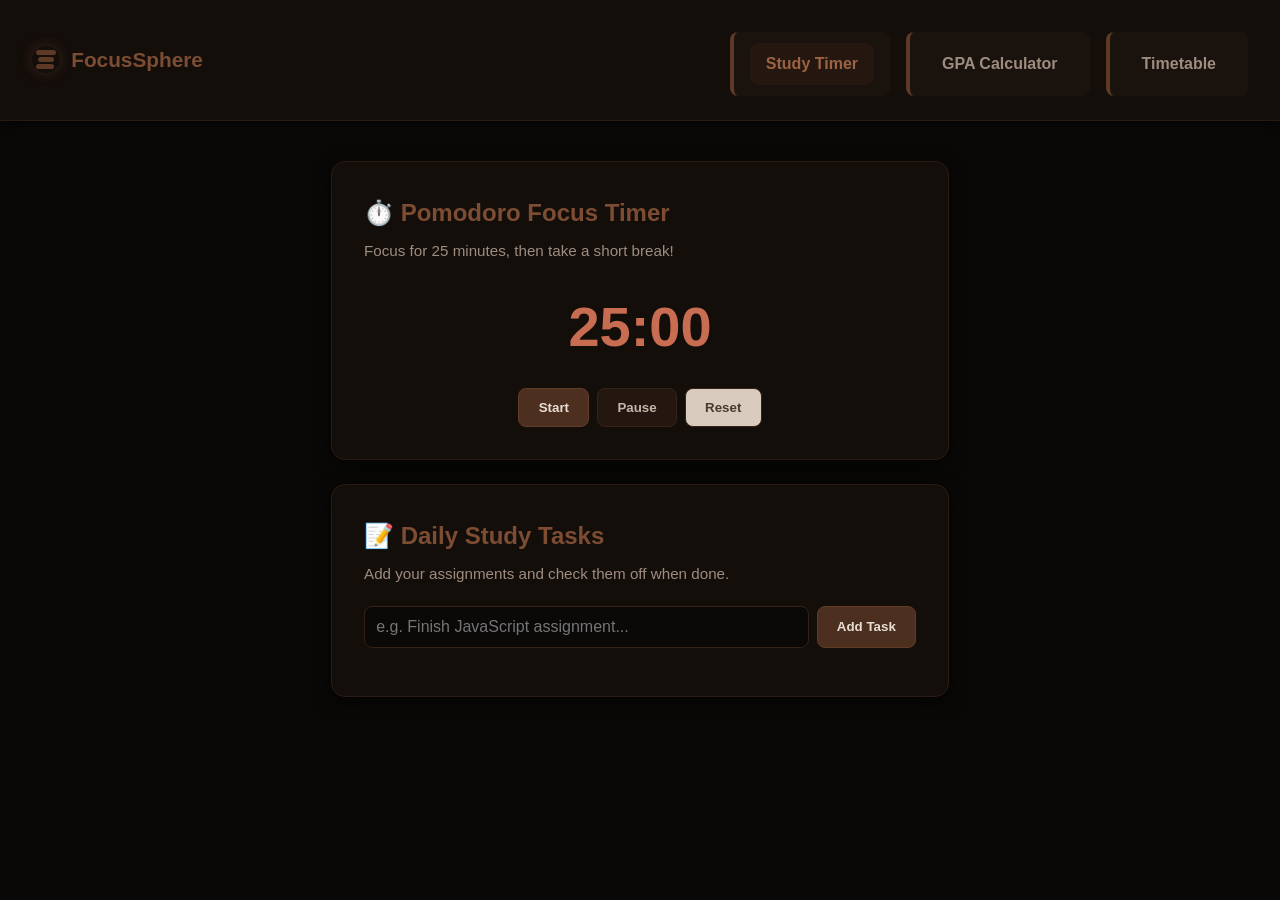
<file: index.html>
<!DOCTYPE html>
<html lang="en">
<head>
  <meta charset="UTF-8">
  <meta name="viewport" content="width=device-width, initial-scale=1.0">
  <title>FocusSphere - Study Timer & Tasks</title>
  <link rel="stylesheet" href="style.css">
</head>
<body>

  <!-- NAVIGATION BAR -->
  <nav class="navbar">
    <div class="logo">
      <div class="logo-stack">
        <span class="logo-pill p1"></span>
        <span class="logo-pill p2"></span>
        <span class="logo-pill p3"></span>
      </div>
      FocusSphere
    </div>
    <ul class="nav-links">
      <li><a href="index.html" class="active">Study Timer</a></li>
      <li><a href="gpa.html">GPA Calculator</a></li>
      <li><a href="timetable.html">Timetable</a></li>
    </ul>
  </nav>

  <!-- MAIN CONTAINER -->
  <main class="container">
    
    <!-- Pomodoro Timer Card -->
    <section class="card">
      <h2>⏱️ Pomodoro Focus Timer</h2>
      <p class="subtitle">Focus for 25 minutes, then take a short break!</p>
      
      <div id="timer-display" style="font-size: 3.5rem; font-weight: bold; text-align: center; color: #c86d51; margin: 1rem 0;">
        25:00
      </div>
      
      <div style="display: flex; gap: 0.5rem; justify-content: center;">
        <button id="start-btn">Start</button>
        <button id="pause-btn" class="secondary-btn">Pause</button>
        <button id="reset-btn" class="secondary-btn" style="background-color: #d9cbbd; color: #4a3b32;">Reset</button>
      </div>
    </section>

    <!-- Task Manager Form Card -->
    <section class="card">
      <h2>📝 Daily Study Tasks</h2>
      <p class="subtitle">Add your assignments and check them off when done.</p>

      <div style="display: flex; gap: 0.5rem;">
        <input type="text" id="task-input" placeholder="e.g. Finish JavaScript assignment..." style="flex: 1;">
        <button id="add-task-btn">Add Task</button>
      </div>

      <ul id="task-list"></ul>
    </section>

  </main>

  <script src="script.js"></script>
</body>
</html>
</file>
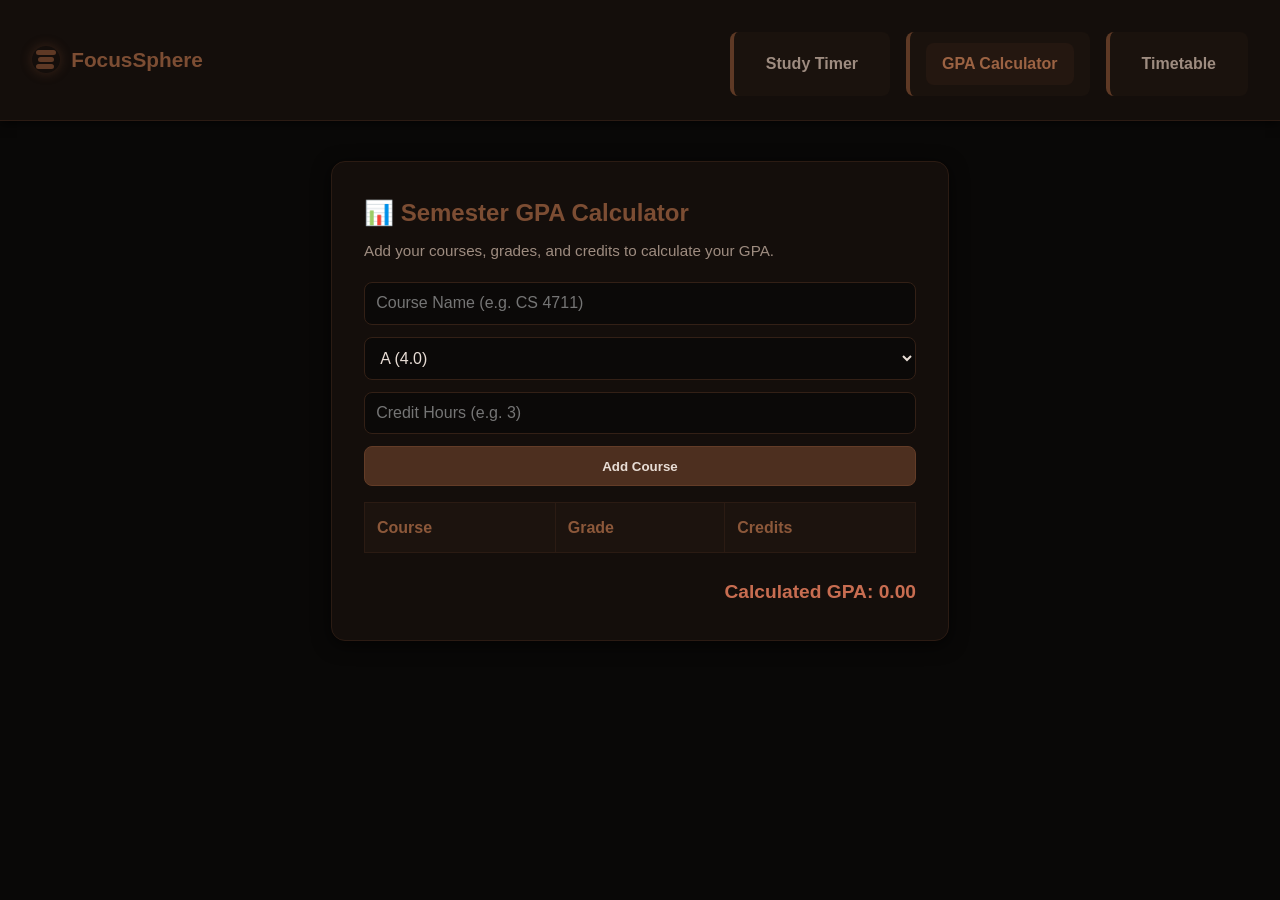
<file: gpa.html>
<!DOCTYPE html>
<html lang="en">
<head>
  <meta charset="UTF-8">
  <meta name="viewport" content="width=device-width, initial-scale=1.0">
  <title>FocusSphere - GPA Calculator</title>
  <link rel="stylesheet" href="style.css">
</head>
<body>

  <!-- NAVIGATION BAR -->
  <nav class="navbar">
    <div class="logo">
      <div class="logo-stack">
        <span class="logo-pill p1"></span>
        <span class="logo-pill p2"></span>
        <span class="logo-pill p3"></span>
      </div>
      FocusSphere
    </div>
    <ul class="nav-links">
      <li><a href="index.html">Study Timer</a></li>
      <li><a href="gpa.html" class="active">GPA Calculator</a></li>
      <li><a href="timetable.html">Timetable</a></li>
    </ul>
  </nav>

  <!-- MAIN CONTAINER -->
  <main class="container">
    
    <!-- GPA Calculator Card -->
    <section class="card">
      <h2>📊 Semester GPA Calculator</h2>
      <p class="subtitle">Add your courses, grades, and credits to calculate your GPA.</p>

      <div style="display: flex; flex-direction: column; gap: 0.75rem; margin-bottom: 1rem;">
        <input type="text" id="course-name" placeholder="Course Name (e.g. CS 4711)">
        
        <select id="course-grade">
          <option value="4.0">A (4.0)</option>
          <option value="3.5">B+ (3.5)</option>
          <option value="3.0">B (3.0)</option>
          <option value="2.5">C+ (2.5)</option>
          <option value="2.0">C (2.0)</option>
          <option value="1.0">D (1.0)</option>
          <option value="0.0">F (0.0)</option>
        </select>

        <input type="number" id="course-credits" placeholder="Credit Hours (e.g. 3)" min="1" max="6">
        
        <button id="add-course-btn">Add Course</button>
      </div>

      <table>
        <thead>
          <tr>
            <th>Course</th>
            <th>Grade</th>
            <th>Credits</th>
          </tr>
        </thead>
        <tbody id="course-list">
        </tbody>
      </table>

      <div style="margin-top: 1.5rem; font-size: 1.2rem; font-weight: bold; text-align: right; color: #c86d51;">
        Calculated GPA: <span id="gpa-val">0.00</span>
      </div>
    </section>

  </main>

  <script src="script.js"></script>
</body>
</html>
</file>
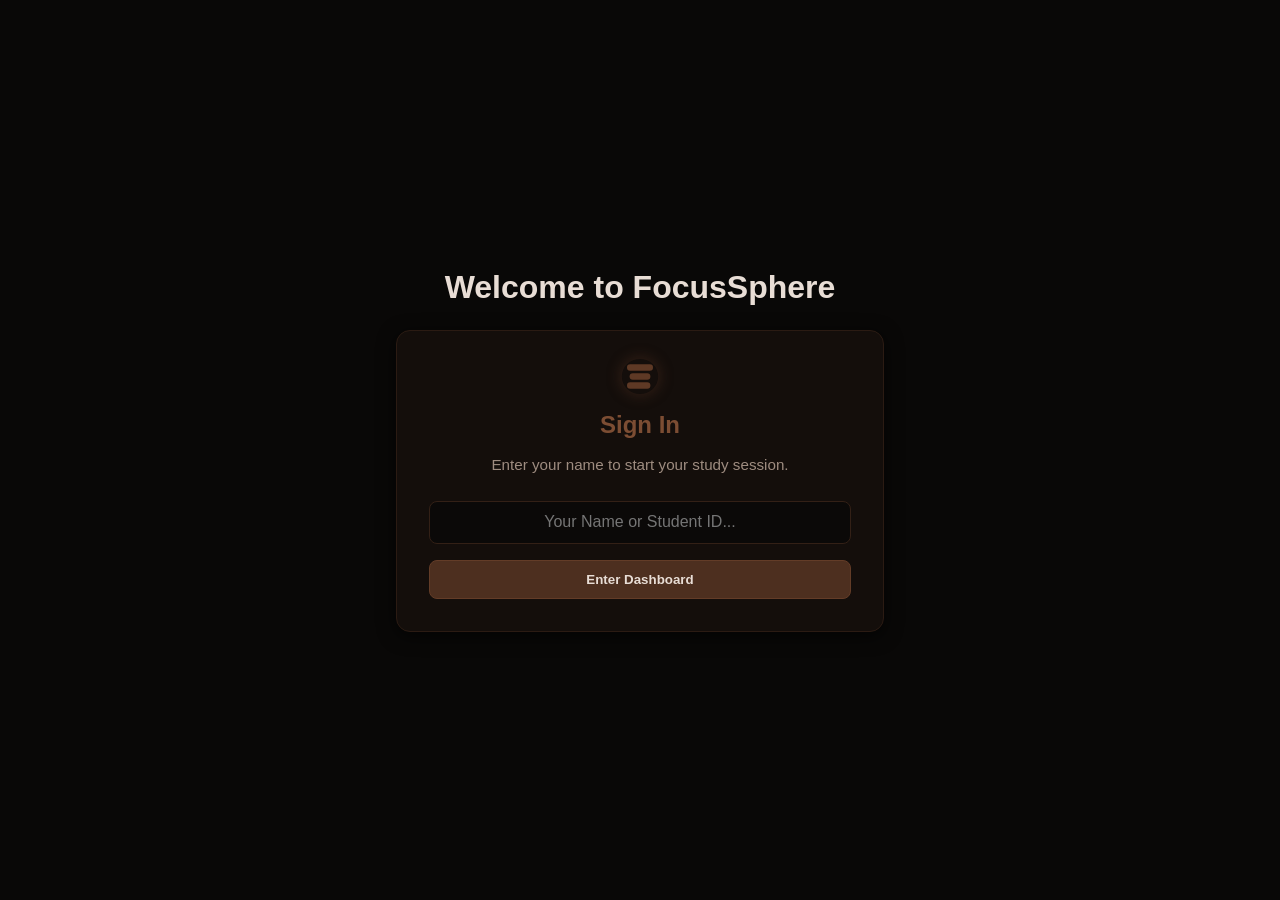
<file: login.html>
<!DOCTYPE html>
<html lang="en">
<head>
  <meta charset="UTF-8">
  <meta name="viewport" content="width=device-width, initial-scale=1.0">
  <title>FocusSphere - Login</title>
  <link rel="stylesheet" href="style.css">
</head>
<body style="display: flex; flex-direction: column; justify-content: center; align-items: center; min-height: 100vh;">

  <main class="container" style="max-width: 520px; width: 100%; margin: 0 auto;">
    <header class="welcome-header" style="text-align: center;">
      <h1 style="font-size: 2rem; font-weight: 800; color: #e8ddd5; line-height: 1.2; white-space: nowrap;">
        Welcome to FocusSphere
      </h1>
    </header>

    <section class="card" style="text-align: center;">
      <div style="display: flex; justify-content: center; margin-bottom: 1rem;">
        <div class="logo-stack" style="transform: scale(1.3);">
          <span class="logo-pill p1"></span>
          <span class="logo-pill p2"></span>
          <span class="logo-pill p3"></span>
        </div>
      </div>

      <h2 style="margin-bottom: 0.5rem;">Sign In</h2>
      <p class="subtitle">Enter your name to start your study session.</p>

      <div style="display: flex; flex-direction: column; gap: 1rem; margin-top: 1.5rem;">
        <input type="text" id="username-input" placeholder="Your Name or Student ID..." style="text-align: center;">
        <button id="login-btn" style="width: 100%;">Enter Dashboard</button>
      </div>
    </section>
  </main>

  <script>
    // Simple login logic: save name and redirect to index.html
    const loginBtn = document.getElementById('login-btn');
    const usernameInput = document.getElementById('username-input');

    loginBtn.addEventListener('click', () => {
      const name = usernameInput.value.trim();
      if (name === '') {
        alert('Please enter your name to continue.');
        return;
      }
      // Save name to localStorage so index.html can use it if wanted
      localStorage.setItem('focusSphereUser', name);
      // Redirect to the main study dashboard
      window.location.href = 'index.html';
    });
  </script>

</body>
</html>
</file>
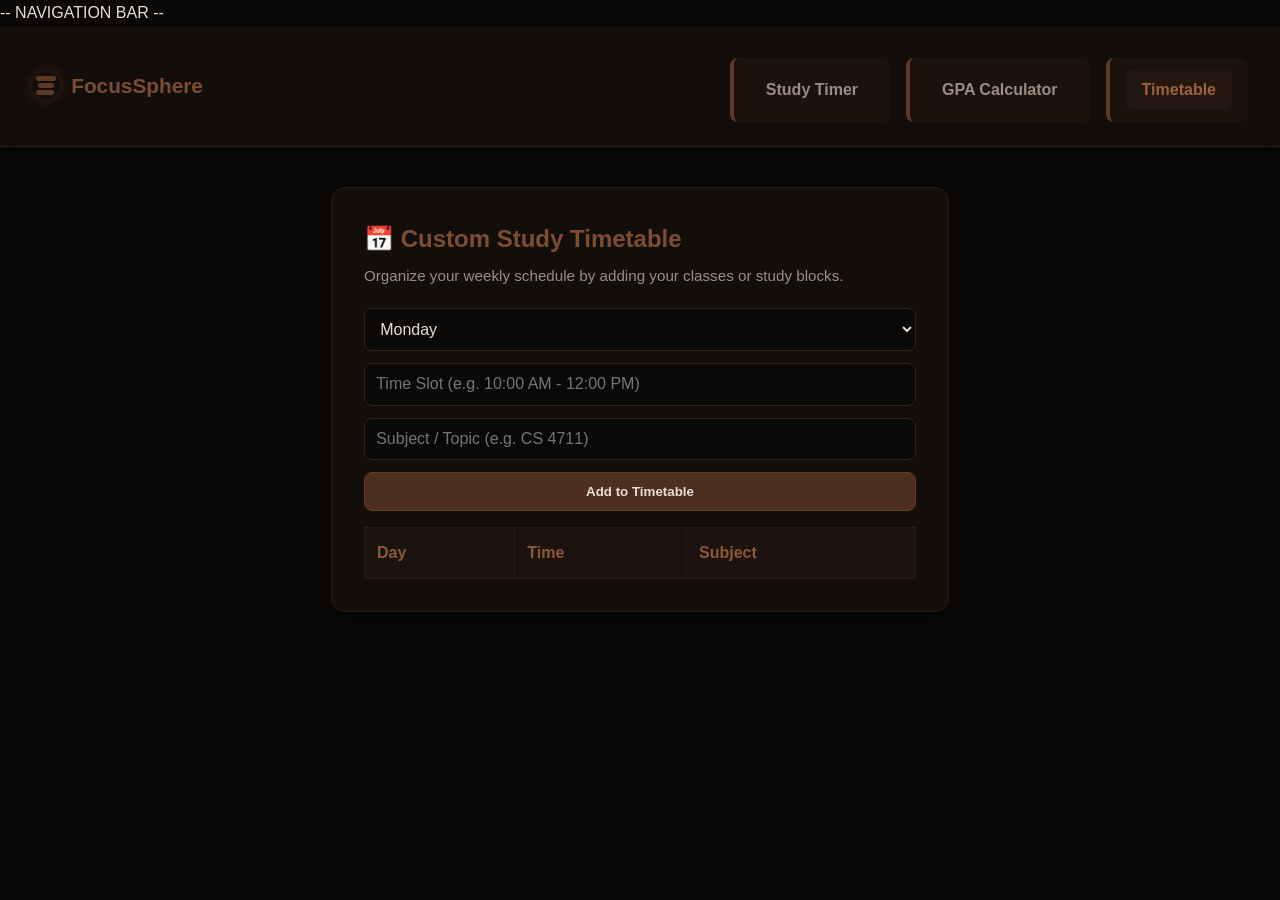
<file: timetable.html>
<!DOCTYPE html>
<html lang="en">
<head>
  <meta charset="UTF-8">
  <meta name="viewport" content="width=device-width, initial-scale=1.0">
  <title>FocusSphere - Study Timetable</title>
  <link rel="stylesheet" href="style.css">
</head>
<body>

  -- NAVIGATION BAR --
  <nav class="navbar">
    <div class="logo">
      <div class="logo-stack">
        <span class="logo-pill p1"></span>
        <span class="logo-pill p2"></span>
        <span class="logo-pill p3"></span>
      </div>
      FocusSphere
    </div>
    <ul class="nav-links">
      <li><a href="index.html">Study Timer</a></li>
      <li><a href="gpa.html">GPA Calculator</a></li>
      <li><a href="timetable.html" class="active">Timetable</a></li>
    </ul>
  </nav>

  <!-- MAIN CONTAINER -->
  <main class="container">
    
    <!-- Timetable Planner Card -->
    <section class="card">
      <h2>📅 Custom Study Timetable</h2>
      <p class="subtitle">Organize your weekly schedule by adding your classes or study blocks.</p>

      <!-- Timetable Entry Form -->
      <div style="display: flex; flex-direction: column; gap: 0.75rem; margin-bottom: 1rem;">
        <select id="timetable-day">
          <option value="Monday">Monday</option>
          <option value="Tuesday">Tuesday</option>
          <option value="Wednesday">Wednesday</option>
          <option value="Thursday">Thursday</option>
          <option value="Friday">Friday</option>
          <option value="Saturday">Saturday</option>
          <option value="Sunday">Sunday</option>
        </select>

        <input type="text" id="timetable-time" placeholder="Time Slot (e.g. 10:00 AM - 12:00 PM)">
        <input type="text" id="timetable-subject" placeholder="Subject / Topic (e.g. CS 4711)">
        
        <button id="add-timetable-btn">Add to Timetable</button>
      </div>

      <!-- Timetable Table -->
      <table>
        <thead>
          <tr>
            <th>Day</th>
            <th>Time</th>
            <th>Subject</th>
          </tr>
        </thead>
        <tbody id="timetable-list">
          <!-- Dynamically added timetable items go here -->
        </tbody>
      </table>
    </section>

  </main>

  <script src="script.js"></script>
</body>
</html>
</file>
<file: style.css>
* {
  box-sizing: border-box;
  margin: 0;
  padding: 0;
  font-family: 'Segoe UI', Tahoma, Geneva, Verdana, sans-serif;
}

body {
  background-color: #090807;
  color: #e8ddd5;
  line-height: 1.6;
}

/* --- 2. NAVIGATION BAR & CUSTOM LOGO --- */
.navbar {
  background-color: #140e0b;
  display: flex;
  justify-content: space-between;
  align-items: center;
  padding: 1rem 2rem;
  box-shadow: 0 2px 10px rgba(0, 0, 0, 0.75);
  border-bottom: 1px solid #2b1b13;
}

.logo {
  font-size: 1.3rem;
  font-weight: bold;
  color: #7c4d33;
  display: flex;
  align-items: center;
  gap: 0.7rem;
}

/* Custom Stacked Books with Light Glow */
.logo-stack {
  display: flex;
  flex-direction: column;
  gap: 2px;
  position: relative;
  box-shadow: 0 0 10px 2px rgba(77, 47, 31, 0.45);
  border-radius: 50%;
  padding: 4px;
}

.logo-pill {
  display: block;
  height: 5px;
  background-color: #5e3925;
  border-radius: 4px;
}

.p1 { width: 20px; }
.p2 { width: 16px; margin-left: 2px; }
.p3 { width: 18px; }

.nav-links {
  display: flex;
  list-style: none;
  gap: 1rem;
}

.nav-links a {
  text-decoration: none;
  color: #9e8c80;
  font-weight: 600;
  padding: 0.5rem 1rem;
  border-radius: 8px;
  transition: all 0.2s;
}

.nav-links a.active, .nav-links a:hover {
  background-color: #241710;
  color: #9c6343;
}

/* --- 3. CONTAINER & CARDS --- */
.container {
  max-width: 650px;
  margin: 2.5rem auto;
  padding: 0 1rem;
  display: flex;
  flex-direction: column;
  gap: 1.5rem;
}

.card {
  background: #140e0b;
  padding: 2rem;
  border-radius: 14px;
  box-shadow: 0 4px 18px rgba(0, 0, 0, 0.65);
  border: 1px solid #2b1b13;
}

h2 {
  color: #7c4d33;
  margin-bottom: 0.4rem;
}

p.subtitle {
  color: #9e8c80;
  font-size: 0.95rem;
  margin-bottom: 1.2rem;
}

/* --- 4. FORM INPUTS & BUTTONS --- */
input, select {
  padding: 0.7rem;
  border: 1px solid #332016;
  border-radius: 8px;
  font-size: 1rem;
  outline: none;
  background-color: #0b0908;
  color: #e8ddd5;
}

input:focus, select:focus {
  border-color: #694029;
}

button {
  background-color: #4d2f1f;
  color: #e8ddd5;
  border: 1px solid #633c27;
  padding: 0.7rem 1.2rem;
  border-radius: 8px;
  font-weight: bold;
  cursor: pointer;
  transition: background 0.2s;
}

button:hover {
  background-color: #633c27;
}

.secondary-btn {
  background-color: #241710;
  border-color: #382318;
  color: #c7b6aa;
}

.secondary-btn:hover {
  background-color: #332016;
}

/* --- 5. TABLES & LISTS --- */
table {
  width: 100%;
  border-collapse: collapse;
  margin-top: 1rem;
}

th, td {
  border: 1px solid #2b1b13;
  padding: 0.75rem;
  text-align: left;
}

th {
  background-color: #1c130e;
  color: #8c583a;
}

ul {
  list-style: none;
  margin-top: 1rem;
}

li {
  background: #1a120d;
  padding: 0.7rem 1rem;
  border-radius: 8px;
  margin-bottom: 0.5rem;
  display: flex;
  justify-content: space-between;
  align-items: center;
  border-left: 4px solid #5e3925;
}
</file>
